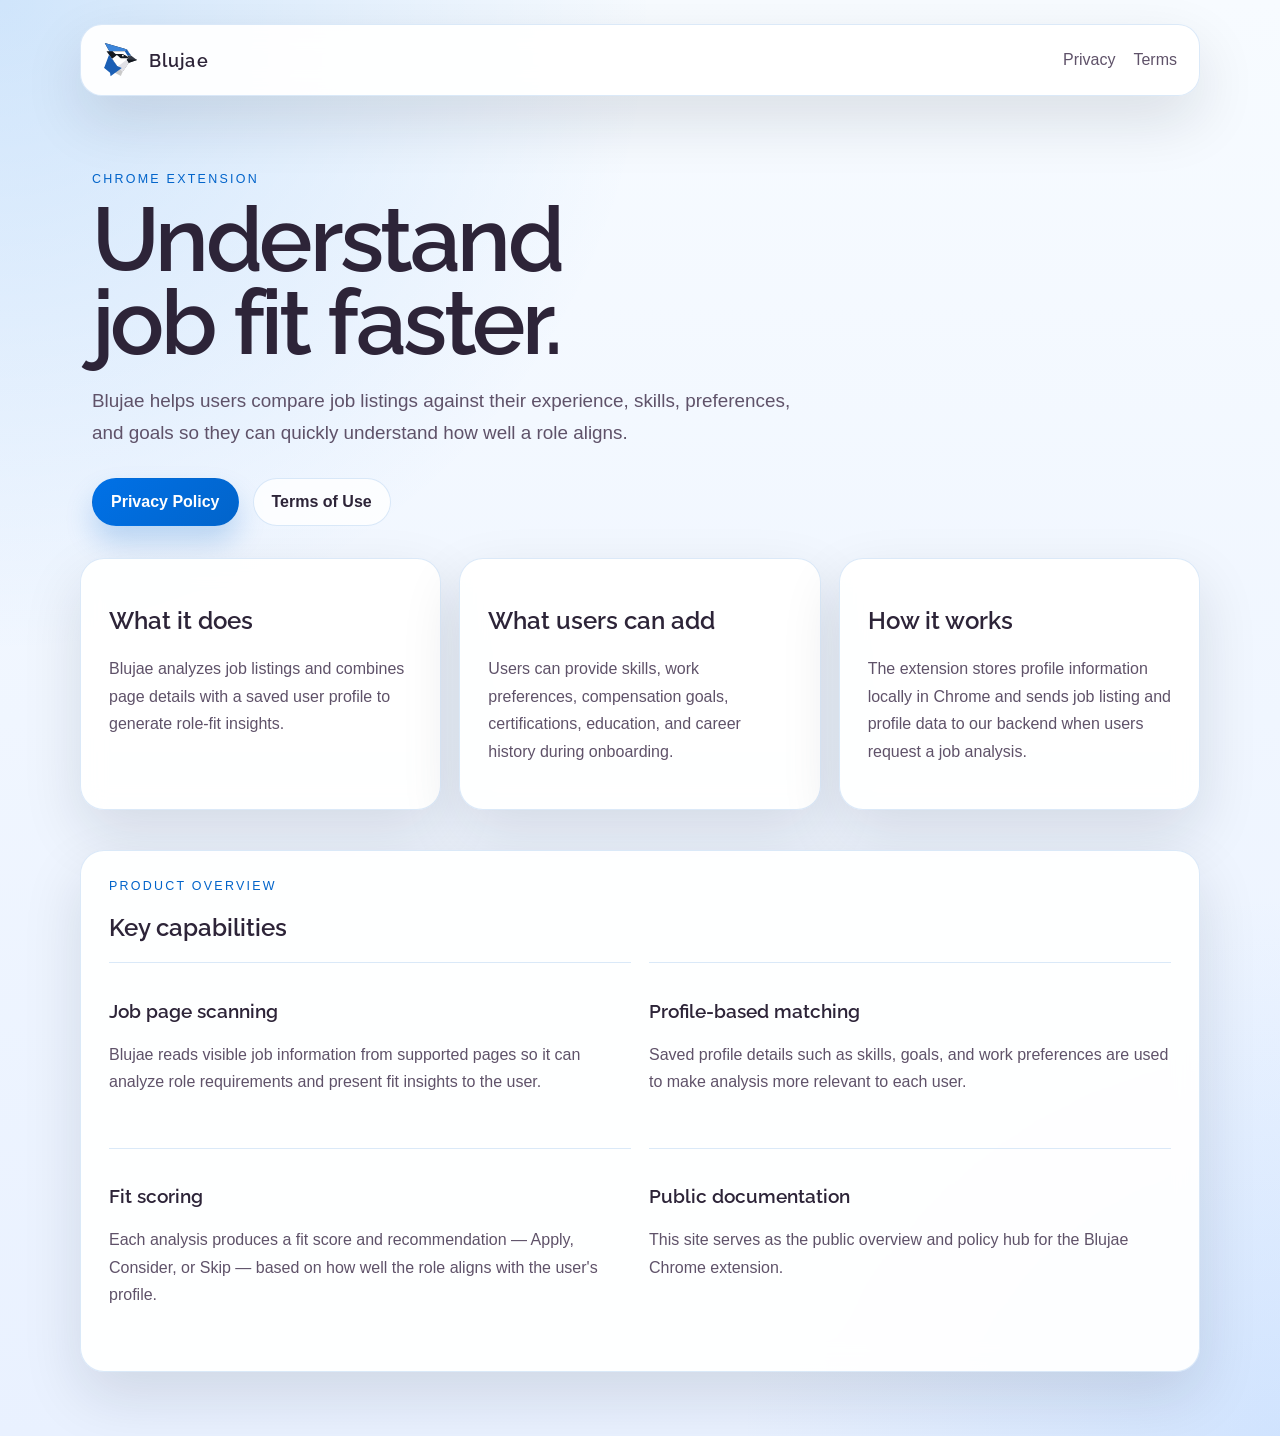
<file: index.html>
<!DOCTYPE html>
<html lang="en">
  <head>
    <meta charset="UTF-8" />
    <meta name="viewport" content="width=device-width, initial-scale=1.0" />
    <title>Blujae | Chrome Extension Overview</title>
    <meta
      name="description"
      content="Official overview and policy pages for the Blujae Chrome extension."
    />
    <link rel="stylesheet" href="./styles.css" />
  </head>
  <body>
    <div class="page-shell">
      <header class="hero">
        <nav class="topbar">
          <a class="brand" href="./index.html">
            <img class="brand-logo" src="./assets/blujae-logo.svg" alt="Blujae logo" />
            <span>Blujae</span>
          </a>
          <div class="nav-links">
            <a href="./privacy.html">Privacy</a>
            <a href="./terms.html">Terms</a>
          </div>
        </nav>

        <section class="hero-copy">
          <p class="eyebrow">Chrome Extension</p>
          <h1>Understand job fit faster.</h1>
          <p class="lede">
            Blujae helps users compare job listings against their experience, skills,
            preferences, and goals so they can quickly understand how well a role aligns.
          </p>
          <div class="hero-actions">
            <a class="button primary" href="./privacy.html">Privacy Policy</a>
            <a class="button secondary" href="./terms.html">Terms of Use</a>
          </div>
        </section>
      </header>

      <main>
        <section class="card-grid">
          <article class="card">
            <h2>What it does</h2>
            <p>
              Blujae analyzes job listings and combines page details with a saved user profile to
              generate role-fit insights.
            </p>
          </article>
          <article class="card">
            <h2>What users can add</h2>
            <p>
              Users can provide skills, work preferences, compensation goals, certifications,
              education, and career history during onboarding.
            </p>
          </article>
          <article class="card">
            <h2>How it works</h2>
            <p>
              The extension stores profile information locally in Chrome and sends job listing and
              profile data to our backend when users request a job analysis.
            </p>
          </article>
        </section>

        <section class="details">
          <div class="section-heading">
            <p class="eyebrow">Product Overview</p>
            <h2>Key capabilities</h2>
          </div>
          <div class="detail-grid">
            <article>
              <h3>Job page scanning</h3>
              <p>
                Blujae reads visible job information from supported pages so it can analyze role
                requirements and present fit insights to the user.
              </p>
            </article>
            <article>
              <h3>Profile-based matching</h3>
              <p>
                Saved profile details such as skills, goals, and work preferences are used to make
                analysis more relevant to each user.
              </p>
            </article>
            <article>
              <h3>Fit scoring</h3>
              <p>
                Each analysis produces a fit score and recommendation — Apply, Consider, or Skip —
                based on how well the role aligns with the user's profile.
              </p>
            </article>
            <article>
              <h3>Public documentation</h3>
              <p>
                This site serves as the public overview and policy hub for the Blujae Chrome
                extension.
              </p>
            </article>
          </div>
        </section>
      </main>
    </div>
  </body>
</html>
</file>
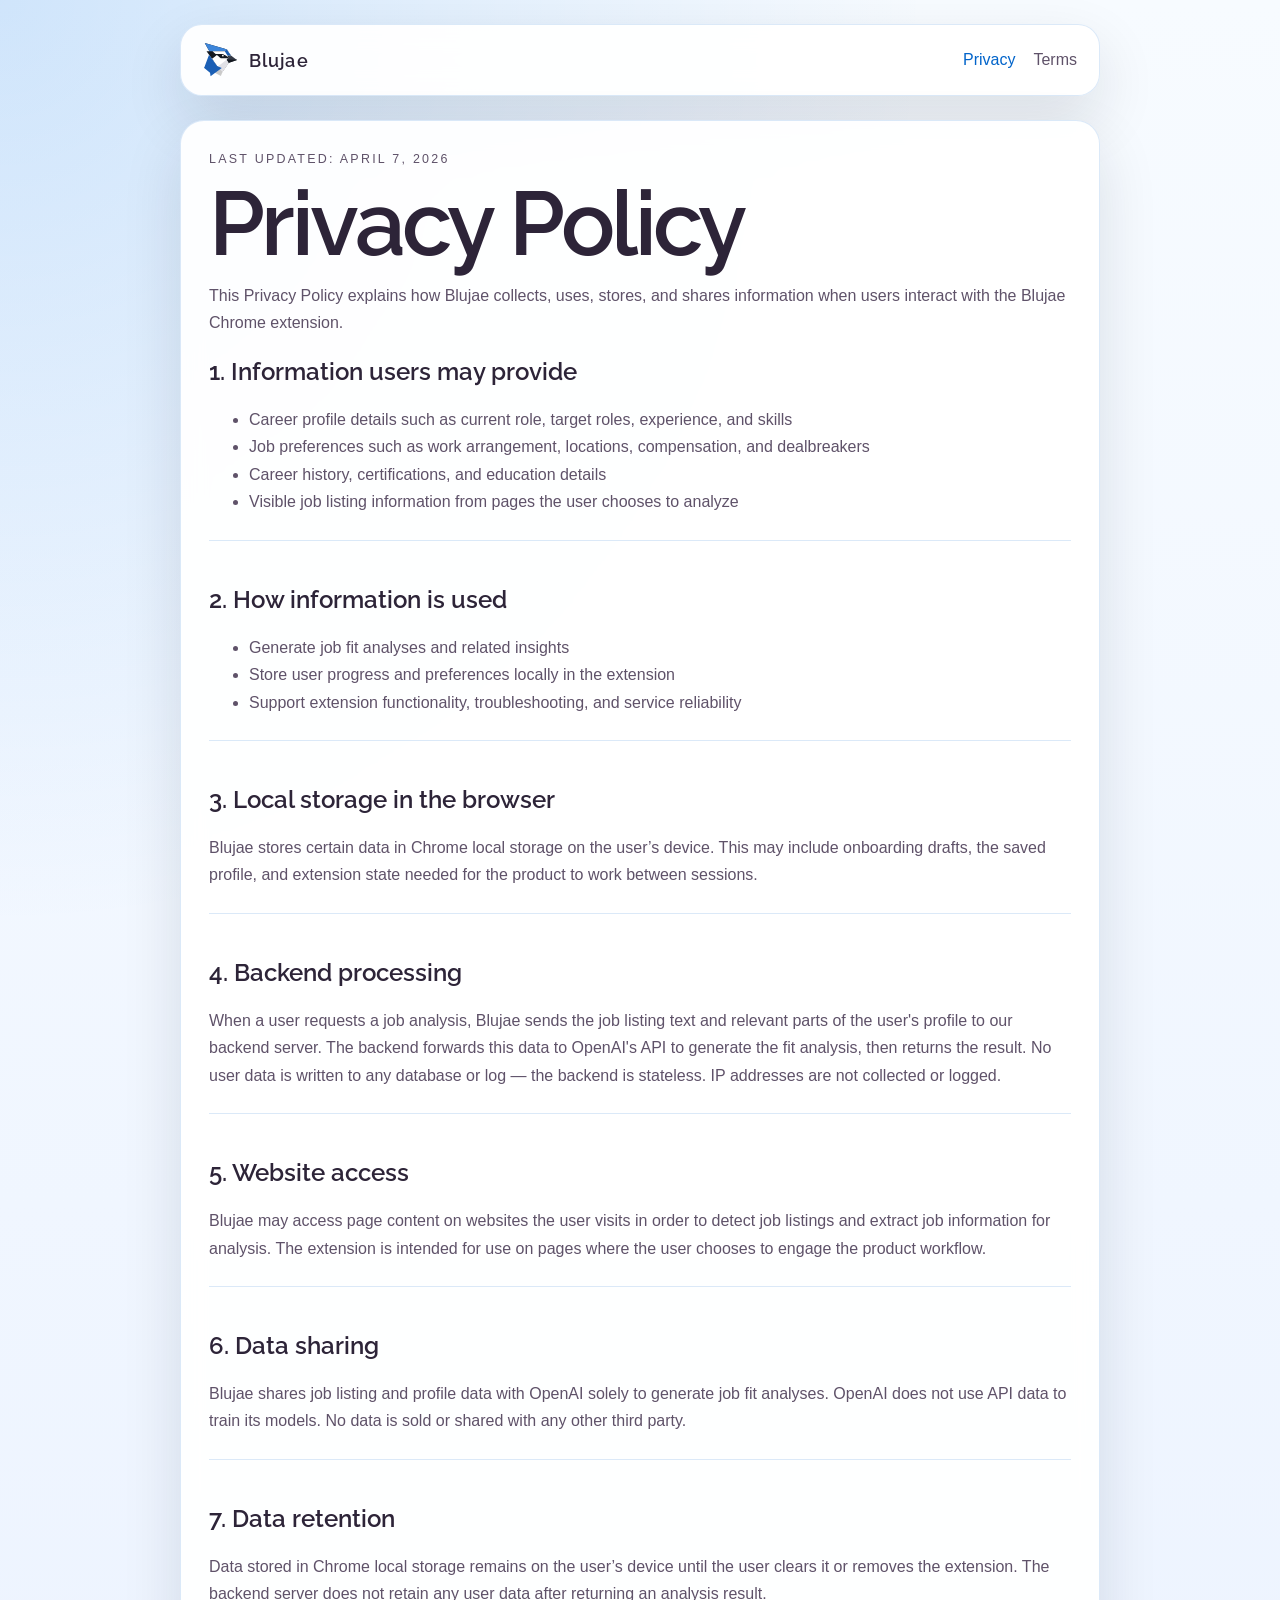
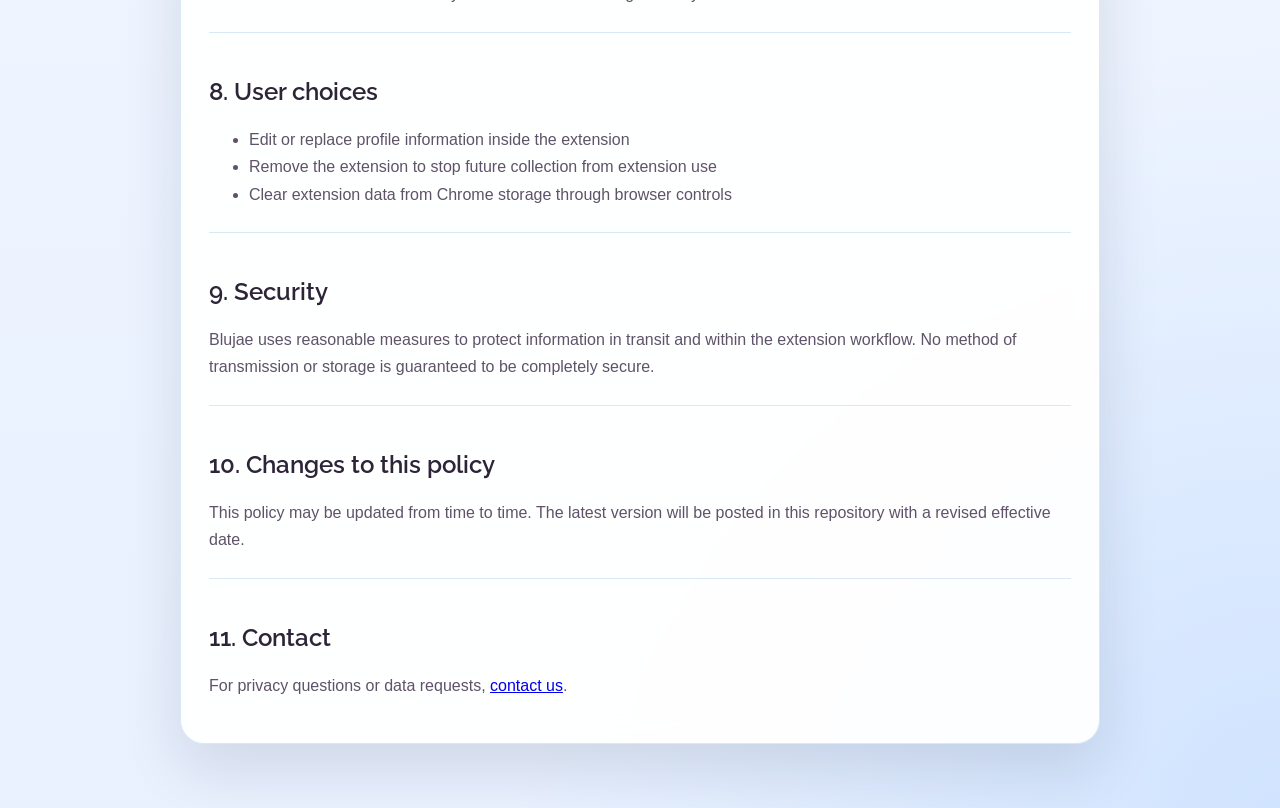
<file: privacy.html>
<!DOCTYPE html>
<html lang="en">
  <head>
    <meta charset="UTF-8" />
    <meta name="viewport" content="width=device-width, initial-scale=1.0" />
    <title>Blujae | Privacy Policy</title>
    <meta name="description" content="Privacy Policy for the Blujae Chrome extension." />
    <link rel="stylesheet" href="./styles.css" />
  </head>
  <body>
    <div class="page-shell policy-shell">
      <nav class="topbar compact">
        <a class="brand" href="./index.html">
          <img class="brand-logo" src="./assets/blujae-logo.svg" alt="Blujae logo" />
          <span>Blujae</span>
        </a>
        <div class="nav-links">
          <a class="active" href="./privacy.html">Privacy</a>
          <a href="./terms.html">Terms</a>
        </div>
      </nav>

      <main class="policy-page">
        <p class="eyebrow">Last updated: April 7, 2026</p>
        <h1>Privacy Policy</h1>
        <p>
          This Privacy Policy explains how Blujae collects, uses, stores, and shares information
          when users interact with the Blujae Chrome extension.
        </p>

        <section>
          <h2>1. Information users may provide</h2>
          <ul>
            <li>Career profile details such as current role, target roles, experience, and skills</li>
            <li>Job preferences such as work arrangement, locations, compensation, and dealbreakers</li>
            <li>Career history, certifications, and education details</li>
            <li>Visible job listing information from pages the user chooses to analyze</li>
          </ul>
        </section>

        <section>
          <h2>2. How information is used</h2>
          <ul>
            <li>Generate job fit analyses and related insights</li>
            <li>Store user progress and preferences locally in the extension</li>
            <li>Support extension functionality, troubleshooting, and service reliability</li>
          </ul>
        </section>

        <section>
          <h2>3. Local storage in the browser</h2>
          <p>
            Blujae stores certain data in Chrome local storage on the user’s device. This may
            include onboarding drafts, the saved profile, and extension state needed for the
            product to work between sessions.
          </p>
        </section>

        <section>
          <h2>4. Backend processing</h2>
          <p>
            When a user requests a job analysis, Blujae sends the job listing text and relevant
            parts of the user's profile to our backend server. The backend forwards this data to
            OpenAI's API to generate the fit analysis, then returns the result. No user data is
            written to any database or log — the backend is stateless. IP addresses are not
            collected or logged.
          </p>
        </section>

        <section>
          <h2>5. Website access</h2>
          <p>
            Blujae may access page content on websites the user visits in order to detect job
            listings and extract job information for analysis. The extension is intended for use on
            pages where the user chooses to engage the product workflow.
          </p>
        </section>

        <section>
          <h2>6. Data sharing</h2>
          <p>
            Blujae shares job listing and profile data with OpenAI solely to generate job fit
            analyses. OpenAI does not use API data to train its models. No data is sold or shared
            with any other third party.
          </p>
        </section>

        <section>
          <h2>7. Data retention</h2>
          <p>
            Data stored in Chrome local storage remains on the user’s device until the user clears
            it or removes the extension. The backend server does not retain any user data after
            returning an analysis result.
          </p>
        </section>

        <section>
          <h2>8. User choices</h2>
          <ul>
            <li>Edit or replace profile information inside the extension</li>
            <li>Remove the extension to stop future collection from extension use</li>
            <li>Clear extension data from Chrome storage through browser controls</li>
          </ul>
        </section>

        <section>
          <h2>9. Security</h2>
          <p>
            Blujae uses reasonable measures to protect information in transit and within the
            extension workflow. No method of transmission or storage is guaranteed to be completely
            secure.
          </p>
        </section>

        <section>
          <h2>10. Changes to this policy</h2>
          <p>
            This policy may be updated from time to time. The latest version will be posted in this
            repository with a revised effective date.
          </p>
        </section>

        <section>
          <h2>11. Contact</h2>
          <p>
            For privacy questions or data requests, <a href="mailto:3dfantasyfactory@gmail.com">contact us</a>.
          </p>
        </section>
      </main>
    </div>
  </body>
</html>
</file>
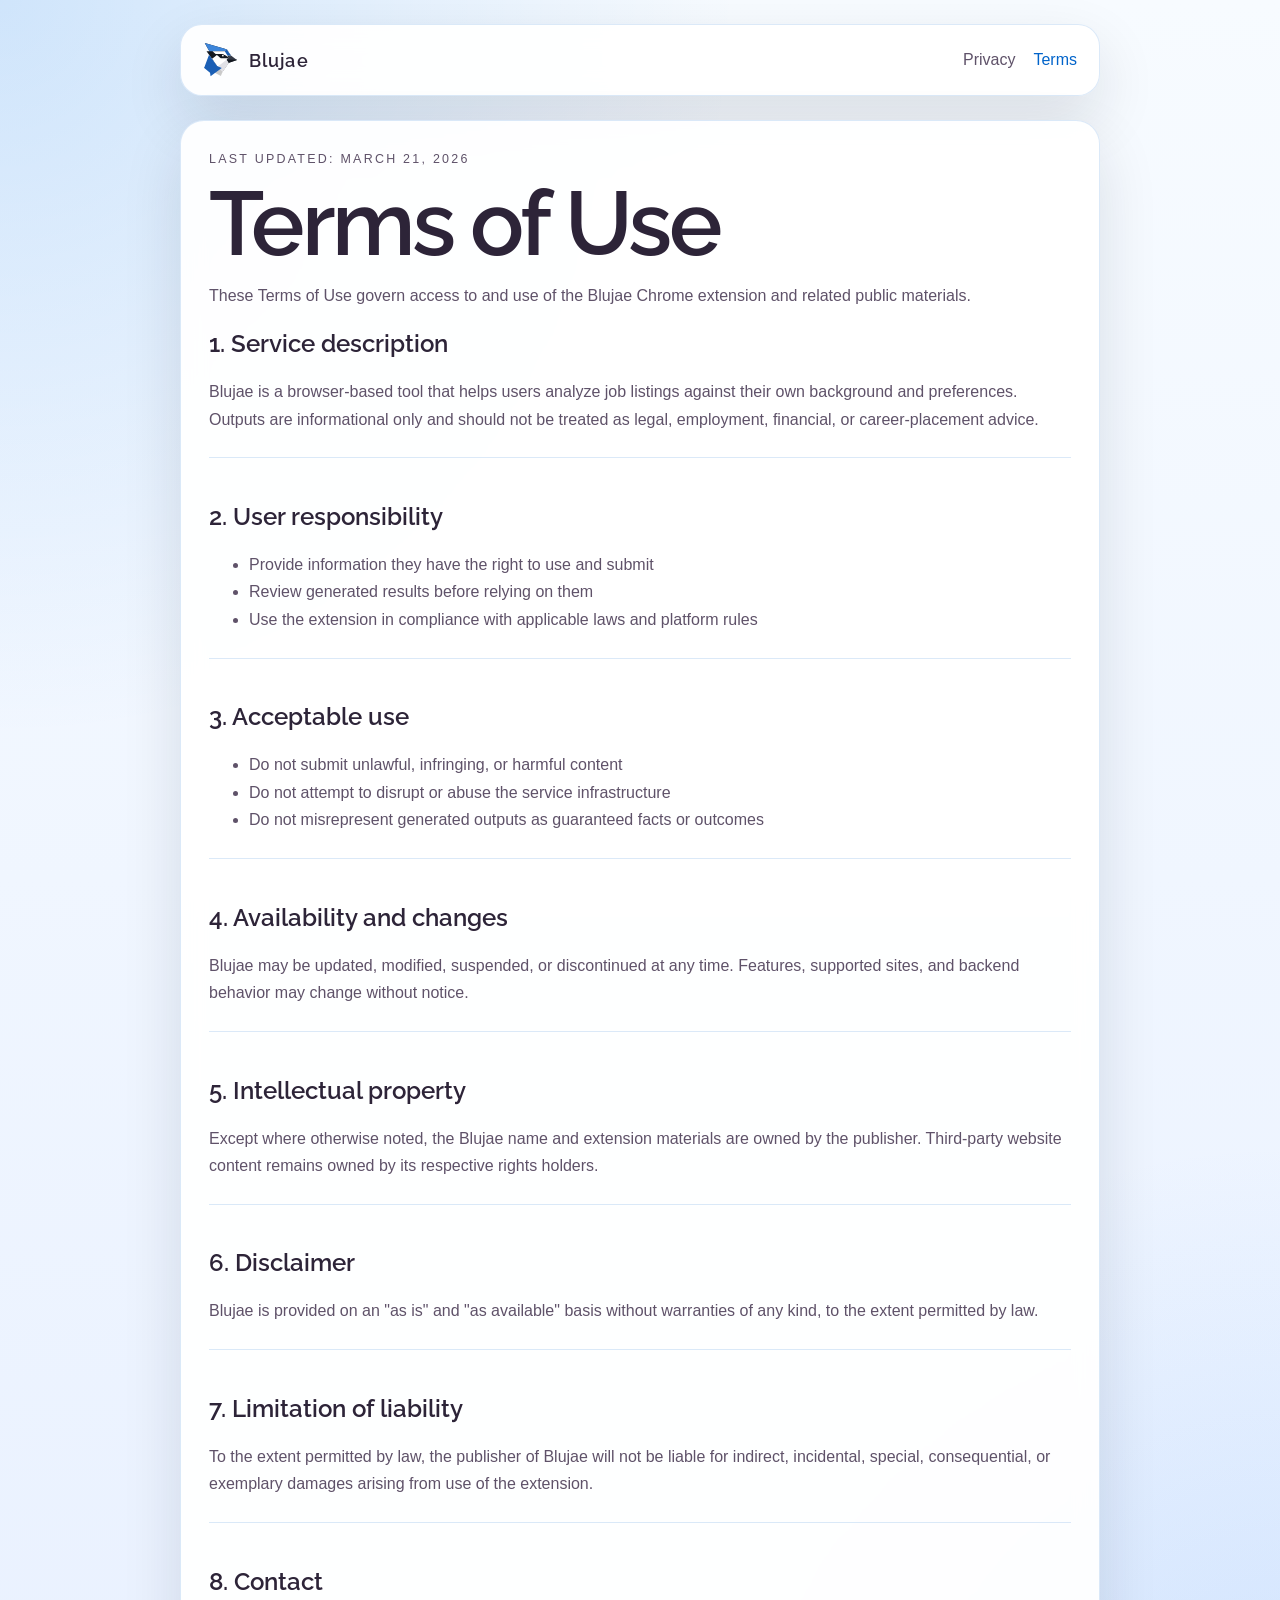
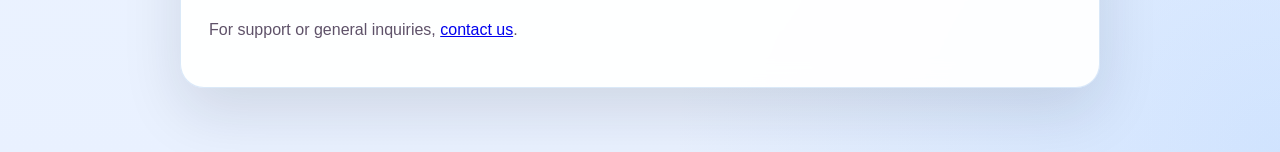
<file: terms.html>
<!DOCTYPE html>
<html lang="en">
  <head>
    <meta charset="UTF-8" />
    <meta name="viewport" content="width=device-width, initial-scale=1.0" />
    <title>Blujae | Terms of Use</title>
    <meta name="description" content="Terms of Use for the Blujae Chrome extension." />
    <link rel="stylesheet" href="./styles.css" />
  </head>
  <body>
    <div class="page-shell policy-shell">
      <nav class="topbar compact">
        <a class="brand" href="./index.html">
          <img class="brand-logo" src="./assets/blujae-logo.svg" alt="Blujae logo" />
          <span>Blujae</span>
        </a>
        <div class="nav-links">
          <a href="./privacy.html">Privacy</a>
          <a class="active" href="./terms.html">Terms</a>
        </div>
      </nav>

      <main class="policy-page">
        <p class="eyebrow">Last updated: March 21, 2026</p>
        <h1>Terms of Use</h1>
        <p>
          These Terms of Use govern access to and use of the Blujae Chrome extension and related
          public materials.
        </p>

        <section>
          <h2>1. Service description</h2>
          <p>
            Blujae is a browser-based tool that helps users analyze job listings against their own
            background and preferences. Outputs are informational only and should not be treated as
            legal, employment, financial, or career-placement advice.
          </p>
        </section>

        <section>
          <h2>2. User responsibility</h2>
          <ul>
            <li>Provide information they have the right to use and submit</li>
            <li>Review generated results before relying on them</li>
            <li>Use the extension in compliance with applicable laws and platform rules</li>
          </ul>
        </section>

        <section>
          <h2>3. Acceptable use</h2>
          <ul>
            <li>Do not submit unlawful, infringing, or harmful content</li>
            <li>Do not attempt to disrupt or abuse the service infrastructure</li>
            <li>Do not misrepresent generated outputs as guaranteed facts or outcomes</li>
          </ul>
        </section>

        <section>
          <h2>4. Availability and changes</h2>
          <p>
            Blujae may be updated, modified, suspended, or discontinued at any time. Features,
            supported sites, and backend behavior may change without notice.
          </p>
        </section>

        <section>
          <h2>5. Intellectual property</h2>
          <p>
            Except where otherwise noted, the Blujae name and extension materials are owned by the
            publisher. Third-party website content remains owned by its respective rights holders.
          </p>
        </section>

        <section>
          <h2>6. Disclaimer</h2>
          <p>
            Blujae is provided on an "as is" and "as available" basis without warranties of any
            kind, to the extent permitted by law.
          </p>
        </section>

        <section>
          <h2>7. Limitation of liability</h2>
          <p>
            To the extent permitted by law, the publisher of Blujae will not be liable for indirect,
            incidental, special, consequential, or exemplary damages arising from use of the
            extension.
          </p>
        </section>

        <section>
          <h2>8. Contact</h2>
          <p>
            For support or general inquiries, <a href="mailto:3dfantasyfactory@gmail.com">contact us</a>.
          </p>
        </section>
      </main>
    </div>
  </body>
</html>
</file>
<file: styles.css>
@import url("https://fonts.googleapis.com/css2?family=Raleway:wght@500;600;700&display=swap");

:root {
  --bg: #eef5ff;
  --paper: rgba(255, 255, 255, 0.94);
  --ink: #2d2438;
  --muted: #5f5269;
  --accent: #0071e7;
  --accent-deep: #0264ca;
  --line: rgba(2, 100, 202, 0.14);
  --shadow: 0 24px 60px rgba(15, 23, 42, 0.12);
}

* {
  box-sizing: border-box;
}

body {
  margin: 0;
  font-family: -apple-system, BlinkMacSystemFont, "Segoe UI", Roboto, Oxygen, Ubuntu,
    Cantarell, sans-serif;
  color: var(--ink);
  background:
    radial-gradient(circle at top left, rgba(0, 113, 231, 0.16), transparent 34%),
    radial-gradient(circle at bottom right, rgba(96, 165, 250, 0.18), transparent 28%),
    linear-gradient(180deg, #f7fbff 0%, #e9f1ff 100%);
}

.page-shell {
  width: min(1120px, calc(100% - 32px));
  margin: 0 auto;
  padding: 24px 0 64px;
}

.policy-shell {
  width: min(920px, calc(100% - 32px));
}

.topbar {
  display: flex;
  justify-content: space-between;
  align-items: center;
  gap: 16px;
  padding: 18px 22px;
  border: 1px solid var(--line);
  border-radius: 22px;
  background: var(--paper);
  box-shadow: var(--shadow);
  backdrop-filter: blur(12px);
}

.compact {
  margin-bottom: 24px;
}

.brand {
  display: inline-flex;
  align-items: center;
  gap: 12px;
  font-family: "Raleway", -apple-system, BlinkMacSystemFont, "Segoe UI", Roboto, sans-serif;
  color: var(--ink);
  text-decoration: none;
  font-size: 1.15rem;
  font-weight: 600;
  letter-spacing: 0.06em;
}

.brand-logo {
  width: 34px;
  height: 34px;
  display: block;
  object-fit: contain;
  flex-shrink: 0;
}

.nav-links {
  display: flex;
  gap: 18px;
  flex-wrap: wrap;
}

.nav-links a {
  color: var(--muted);
  text-decoration: none;
}

.nav-links a.active,
.nav-links a:hover {
  color: var(--accent-deep);
}

.hero {
  display: grid;
  gap: 28px;
}

.hero-copy {
  padding: 48px 12px 12px;
}

.eyebrow {
  margin: 0 0 12px;
  font-size: 0.78rem;
  letter-spacing: 0.18em;
  text-transform: uppercase;
  color: var(--accent-deep);
}

h1 {
  font-family: "Raleway", -apple-system, BlinkMacSystemFont, "Segoe UI", Roboto, sans-serif;
  margin: 0;
  max-width: 11ch;
  font-size: clamp(3rem, 7vw, 5.8rem);
  font-weight: 600;
  line-height: 0.93;
  letter-spacing: -0.04em;
}

h2,
h3 {
  font-family: "Raleway", -apple-system, BlinkMacSystemFont, "Segoe UI", Roboto, sans-serif;
  font-weight: 600;
}

.lede,
.card p,
.detail-grid p,
.policy-page p,
.policy-page li {
  color: var(--muted);
  line-height: 1.72;
}

.lede {
  max-width: 720px;
  margin: 20px 0 0;
  font-size: 1.18rem;
}

.hero-actions {
  display: flex;
  gap: 14px;
  flex-wrap: wrap;
  margin-top: 28px;
}

.button {
  display: inline-flex;
  align-items: center;
  justify-content: center;
  min-height: 48px;
  padding: 0 18px;
  border-radius: 999px;
  border: 1px solid transparent;
  text-decoration: none;
  font-weight: 700;
  transition: transform 160ms ease, box-shadow 160ms ease, border-color 160ms ease;
}

.button:hover {
  transform: translateY(-1px);
}

.primary {
  background: linear-gradient(135deg, var(--accent) 0%, var(--accent-deep) 100%);
  color: #fff;
  box-shadow: 0 16px 28px rgba(2, 100, 202, 0.22);
}

.secondary {
  border-color: var(--line);
  background: rgba(255, 255, 255, 0.8);
  color: var(--ink);
}

.card-grid,
.detail-grid {
  display: grid;
  gap: 18px;
}

.card-grid {
  grid-template-columns: repeat(3, minmax(0, 1fr));
  margin-top: 20px;
  margin-bottom: 40px;
}

.card,
.details,
.policy-page {
  border: 1px solid var(--line);
  border-radius: 24px;
  background: var(--paper);
  box-shadow: var(--shadow);
  backdrop-filter: blur(12px);
}

.card,
.details,
.policy-page {
  padding: 28px;
}

.detail-grid {
  grid-template-columns: repeat(2, minmax(0, 1fr));
}

.detail-grid article {
  padding: 18px 0;
  border-top: 1px solid var(--line);
}

.policy-page section + section {
  margin-top: 24px;
  padding-top: 24px;
  border-top: 1px solid var(--line);
}

@media (max-width: 820px) {
  .topbar {
    align-items: flex-start;
    flex-direction: column;
  }

  .card-grid,
  .detail-grid {
    grid-template-columns: 1fr;
  }

  .hero-copy {
    padding-top: 20px;
  }

  h1 {
    max-width: none;
    font-size: clamp(2.6rem, 14vw, 4.2rem);
  }
}
</file>
